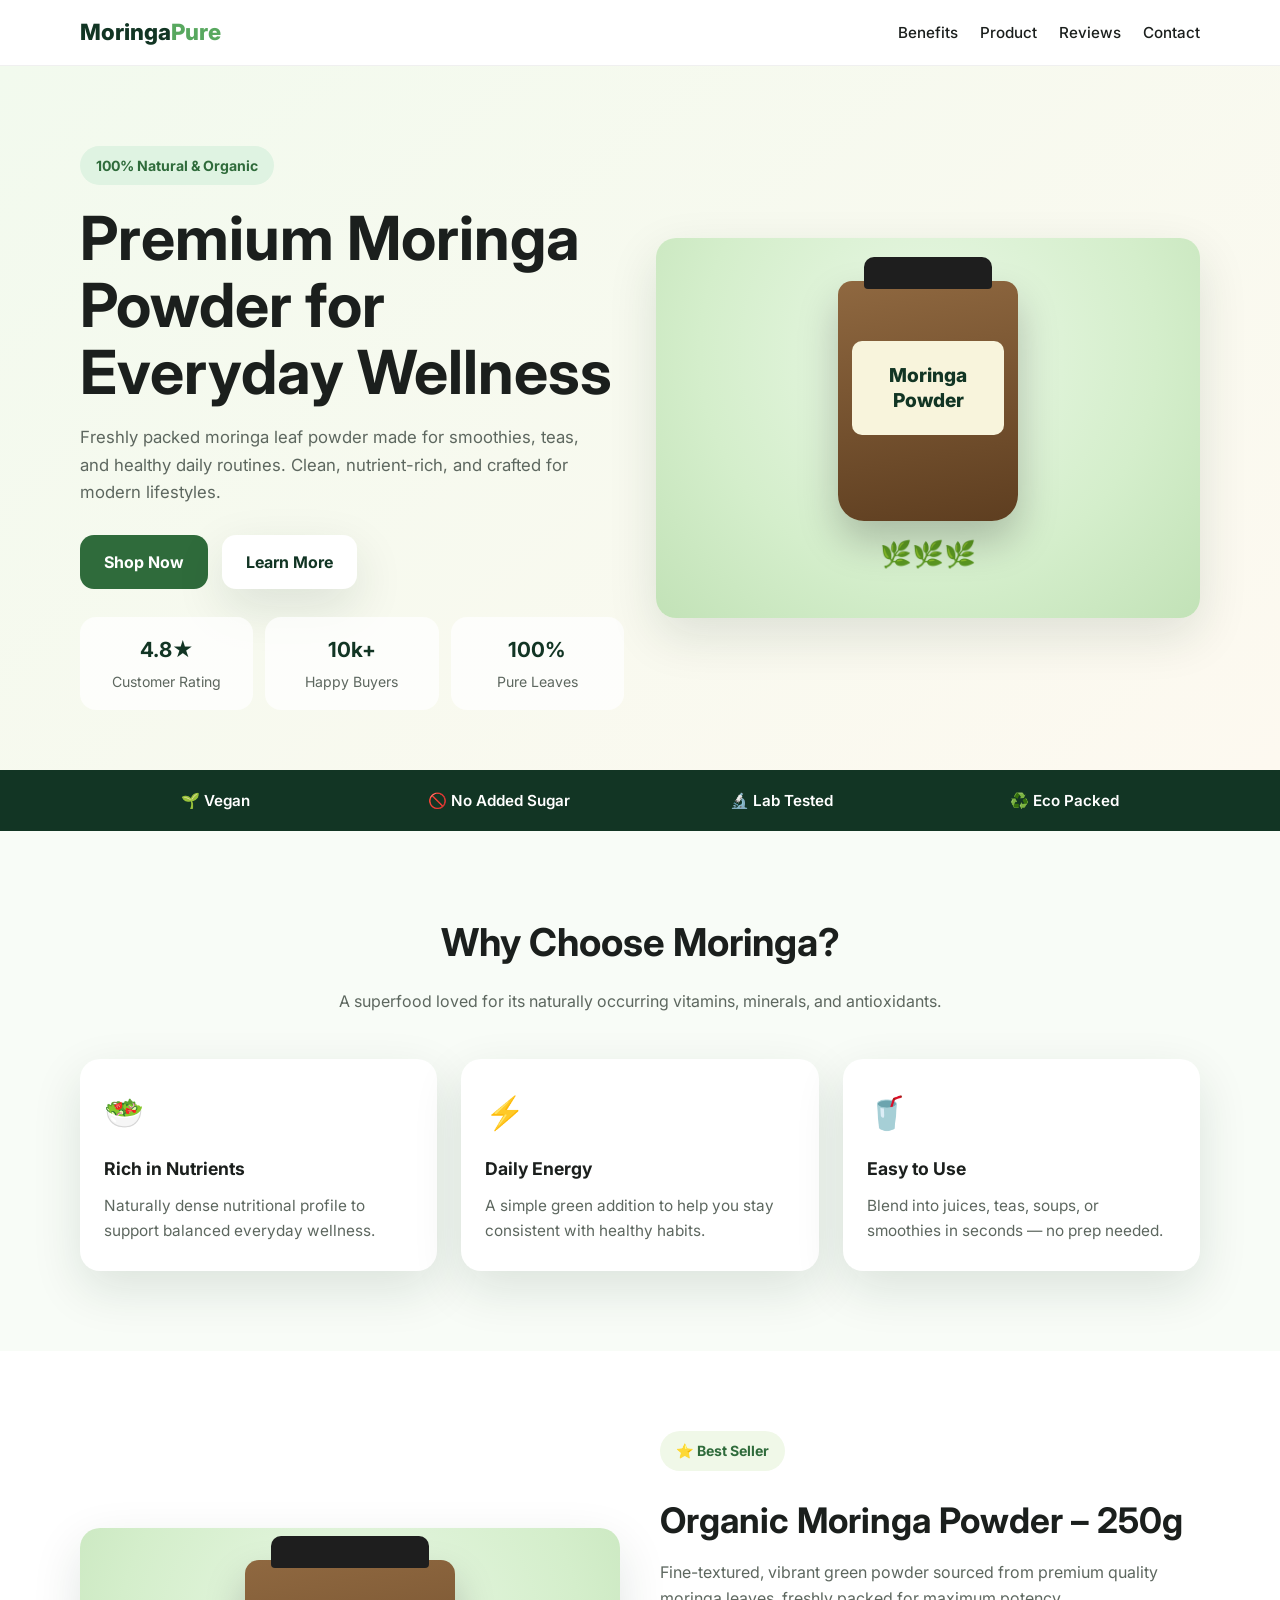
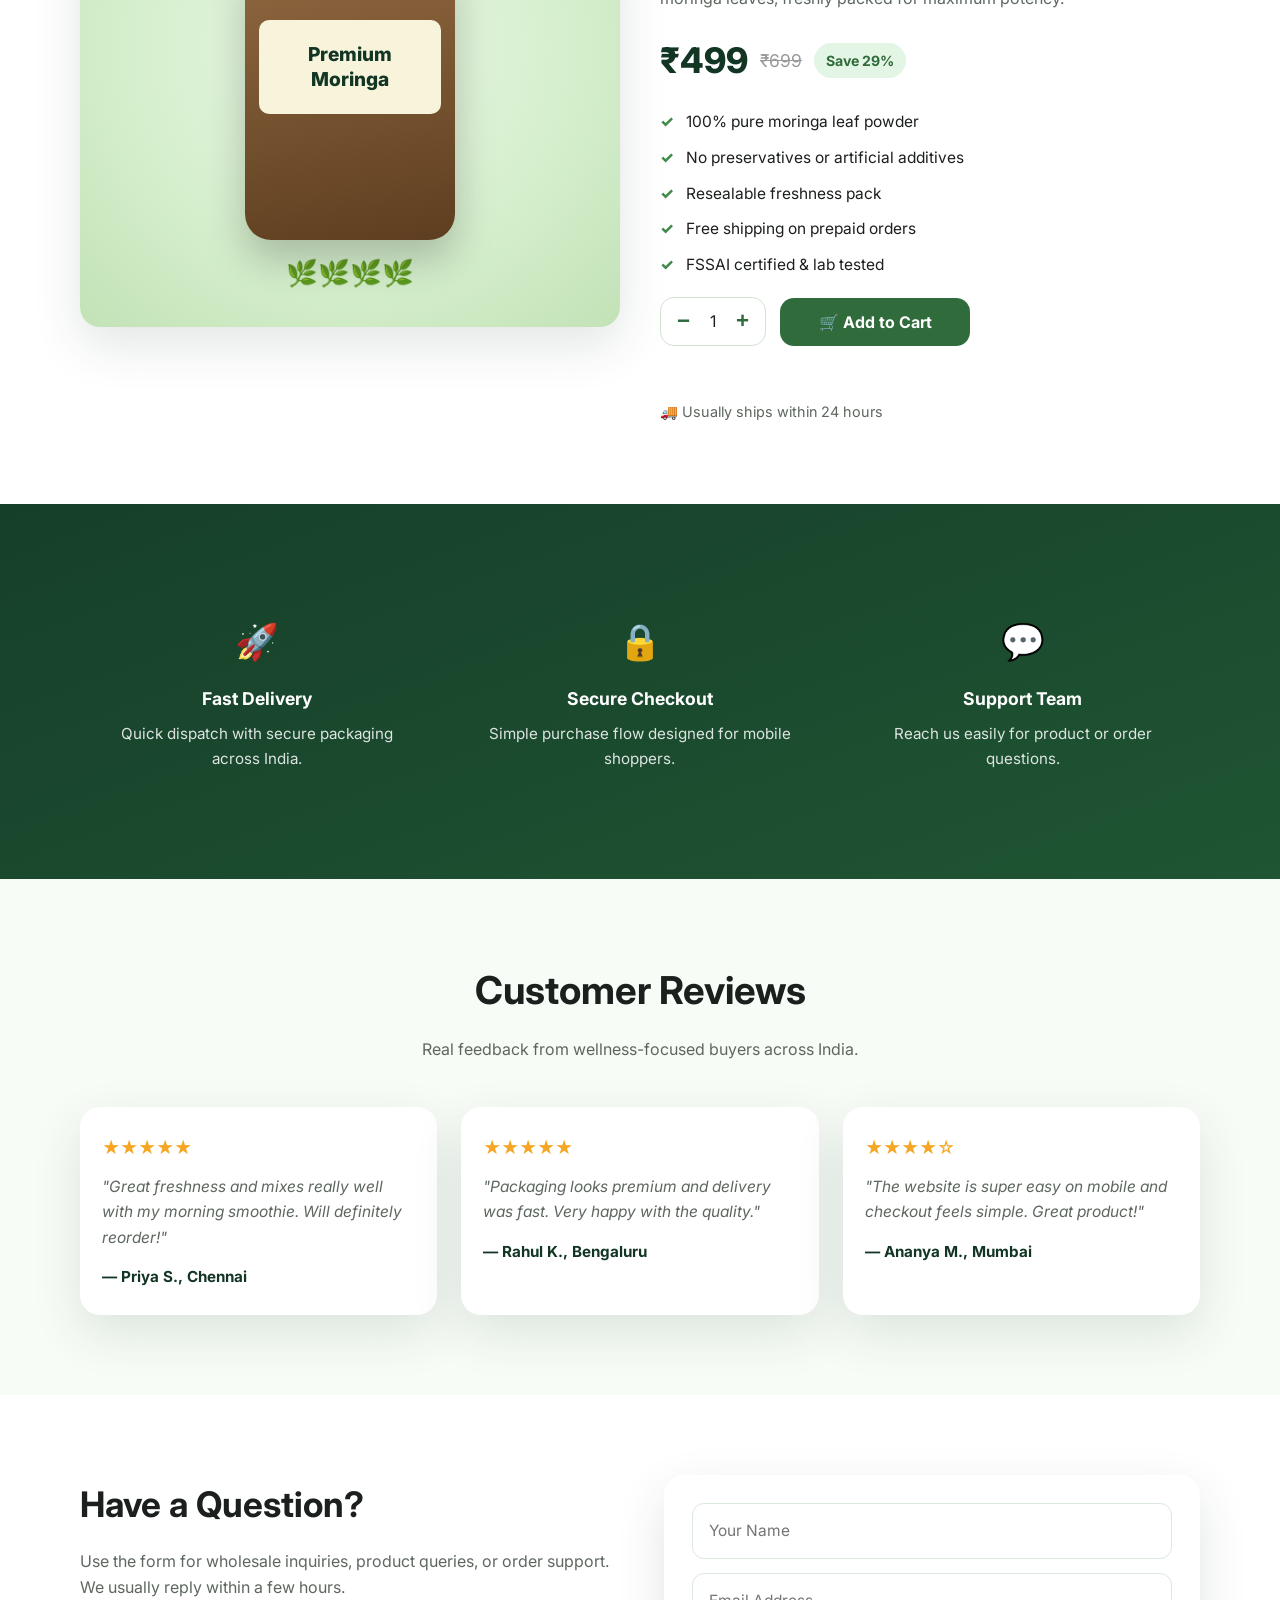
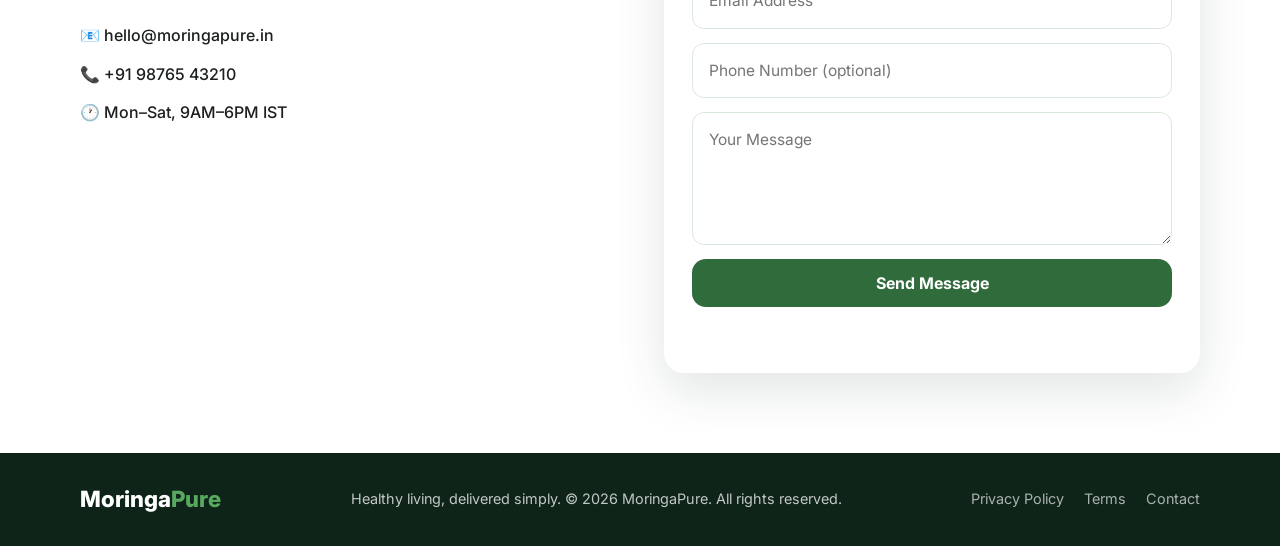
<file: index.html>
<!DOCTYPE html>
<html lang="en">
<head>
  <meta charset="UTF-8" />
  <meta name="viewport" content="width=device-width, initial-scale=1.0" />
  <title>MoringaPure - Premium Organic Moringa Powder</title>
  <meta name="description" content="Shop premium organic Moringa powder. Vegan, lab tested, eco-packed. Fast delivery across India." />
  <link rel="preconnect" href="https://fonts.googleapis.com">
  <link rel="preconnect" href="https://fonts.gstatic.com" crossorigin>
  <link href="https://fonts.googleapis.com/css2?family=Inter:wght@400;500;600;700;800&display=swap" rel="stylesheet">
  <link rel="stylesheet" href="styles.css" />
</head>
<body>

  <!-- NAVBAR -->
  <header class="topbar">
    <div class="container nav">
      <div class="brand">Moringa<span>Pure</span></div>
      <button class="menu-btn" onclick="toggleMenu()">&#9776;</button>
      <nav id="main-nav">
        <a href="#benefits">Benefits</a>
        <a href="#product">Product</a>
        <a href="#reviews">Reviews</a>
        <a href="#contact">Contact</a>
      </nav>
    </div>
  </header>

  <main>

    <!-- HERO -->
    <section class="hero">
      <div class="container hero-grid">
        <div class="hero-copy">
          <span class="badge">100% Natural &amp; Organic</span>
          <h1>Premium Moringa Powder for Everyday Wellness</h1>
          <p>Freshly packed moringa leaf powder made for smoothies, teas, and healthy daily routines. Clean, nutrient-rich, and crafted for modern lifestyles.</p>
          <div class="hero-actions">
            <a href="#product" class="btn btn-primary">Shop Now</a>
            <a href="#benefits" class="btn btn-secondary">Learn More</a>
          </div>
          <div class="hero-stats">
            <div><strong>4.8★</strong><span>Customer Rating</span></div>
            <div><strong>10k+</strong><span>Happy Buyers</span></div>
            <div><strong>100%</strong><span>Pure Leaves</span></div>
          </div>
        </div>
        <div class="hero-visual">
          <div class="jar-wrap">
            <div class="jar">
              <div class="jar-cap"></div>
              <div class="jar-label">Moringa<br>Powder</div>
            </div>
            <div class="leaves">🌿🌿🌿</div>
          </div>
        </div>
      </div>
    </section>

    <!-- TRUST STRIP -->
    <div class="trust-strip">
      <div class="container trust-items">
        <span>🌱 Vegan</span>
        <span>🚫 No Added Sugar</span>
        <span>🔬 Lab Tested</span>
        <span>♻️ Eco Packed</span>
      </div>
    </div>

    <!-- BENEFITS -->
    <section id="benefits" class="section light">
      <div class="container">
        <div class="section-head">
          <h2>Why Choose Moringa?</h2>
          <p>A superfood loved for its naturally occurring vitamins, minerals, and antioxidants.</p>
        </div>
        <div class="card-grid">
          <article class="info-card">
            <div class="icon">🥗</div>
            <h3>Rich in Nutrients</h3>
            <p>Naturally dense nutritional profile to support balanced everyday wellness.</p>
          </article>
          <article class="info-card">
            <div class="icon">⚡</div>
            <h3>Daily Energy</h3>
            <p>A simple green addition to help you stay consistent with healthy habits.</p>
          </article>
          <article class="info-card">
            <div class="icon">🥤</div>
            <h3>Easy to Use</h3>
            <p>Blend into juices, teas, soups, or smoothies in seconds — no prep needed.</p>
          </article>
        </div>
      </div>
    </section>

    <!-- PRODUCT -->
    <section id="product" class="section">
      <div class="container product-section">
        <div class="product-image-wrap">
          <div class="jar-wrap big-wrap">
            <div class="jar big">
              <div class="jar-cap"></div>
              <div class="jar-label">Premium<br>Moringa</div>
            </div>
            <div class="leaves">🌿🌿🌿🌿</div>
          </div>
        </div>
        <div class="product-details">
          <span class="badge soft">⭐ Best Seller</span>
          <h2>Organic Moringa Powder – 250g</h2>
          <p class="subtitle">Fine-textured, vibrant green powder sourced from premium quality moringa leaves, freshly packed for maximum potency.</p>
          <div class="price-row">
            <span class="price">₹499</span>
            <span class="old-price">₹699</span>
            <span class="save">Save 29%</span>
          </div>
          <ul class="product-list">
            <li>100% pure moringa leaf powder</li>
            <li>No preservatives or artificial additives</li>
            <li>Resealable freshness pack</li>
            <li>Free shipping on prepaid orders</li>
            <li>FSSAI certified &amp; lab tested</li>
          </ul>
          <div class="purchase-box">
            <div class="qty-box">
              <button type="button" onclick="changeQty(-1)">&#8722;</button>
              <span id="qty">1</span>
              <button type="button" onclick="changeQty(1)">+</button>
            </div>
            <button class="btn btn-primary wide" onclick="addToCart()">🛒 Add to Cart</button>
          </div>
          <p id="cart-message" class="cart-message"></p>
          <div class="delivery-note">🚚 Usually ships within 24 hours</div>
        </div>
      </div>
    </section>

    <!-- FEATURES STRIP -->
    <section class="section accent">
      <div class="container features-grid">
        <div>
          <div class="feat-icon">🚀</div>
          <h3>Fast Delivery</h3>
          <p>Quick dispatch with secure packaging across India.</p>
        </div>
        <div>
          <div class="feat-icon">🔒</div>
          <h3>Secure Checkout</h3>
          <p>Simple purchase flow designed for mobile shoppers.</p>
        </div>
        <div>
          <div class="feat-icon">💬</div>
          <h3>Support Team</h3>
          <p>Reach us easily for product or order questions.</p>
        </div>
      </div>
    </section>

    <!-- REVIEWS -->
    <section id="reviews" class="section light">
      <div class="container">
        <div class="section-head">
          <h2>Customer Reviews</h2>
          <p>Real feedback from wellness-focused buyers across India.</p>
        </div>
        <div class="review-grid">
          <article class="review-card">
            <div class="stars">★★★★★</div>
            <p>"Great freshness and mixes really well with my morning smoothie. Will definitely reorder!"</p>
            <h4>— Priya S., Chennai</h4>
          </article>
          <article class="review-card">
            <div class="stars">★★★★★</div>
            <p>"Packaging looks premium and delivery was fast. Very happy with the quality."</p>
            <h4>— Rahul K., Bengaluru</h4>
          </article>
          <article class="review-card">
            <div class="stars">★★★★☆</div>
            <p>"The website is super easy on mobile and checkout feels simple. Great product!"</p>
            <h4>— Ananya M., Mumbai</h4>
          </article>
        </div>
      </div>
    </section>

    <!-- CONTACT -->
    <section id="contact" class="section">
      <div class="container contact-box">
        <div class="contact-info">
          <h2>Have a Question?</h2>
          <p>Use the form for wholesale inquiries, product queries, or order support. We usually reply within a few hours.</p>
          <ul class="contact-list">
            <li>📧 hello@moringapure.in</li>
            <li>📞 +91 98765 43210</li>
            <li>🕐 Mon–Sat, 9AM–6PM IST</li>
          </ul>
        </div>
        <form class="contact-form" onsubmit="submitForm(event)">
          <input type="text" placeholder="Your Name" required>
          <input type="email" placeholder="Email Address" required>
          <input type="tel" placeholder="Phone Number (optional)">
          <textarea rows="4" placeholder="Your Message" required></textarea>
          <button class="btn btn-primary" type="submit">Send Message</button>
          <p id="form-message" class="form-message"></p>
        </form>
      </div>
    </section>

  </main>

  <!-- FOOTER -->
  <footer class="footer">
    <div class="container footer-inner">
      <div class="brand white">Moringa<span>Pure</span></div>
      <p>Healthy living, delivered simply. © 2026 MoringaPure. All rights reserved.</p>
      <div class="footer-links">
        <a href="#">Privacy Policy</a>
        <a href="#">Terms</a>
        <a href="#contact">Contact</a>
      </div>
    </div>
  </footer>

  <script src="script.js"></script>
</body>
</html>
</file>
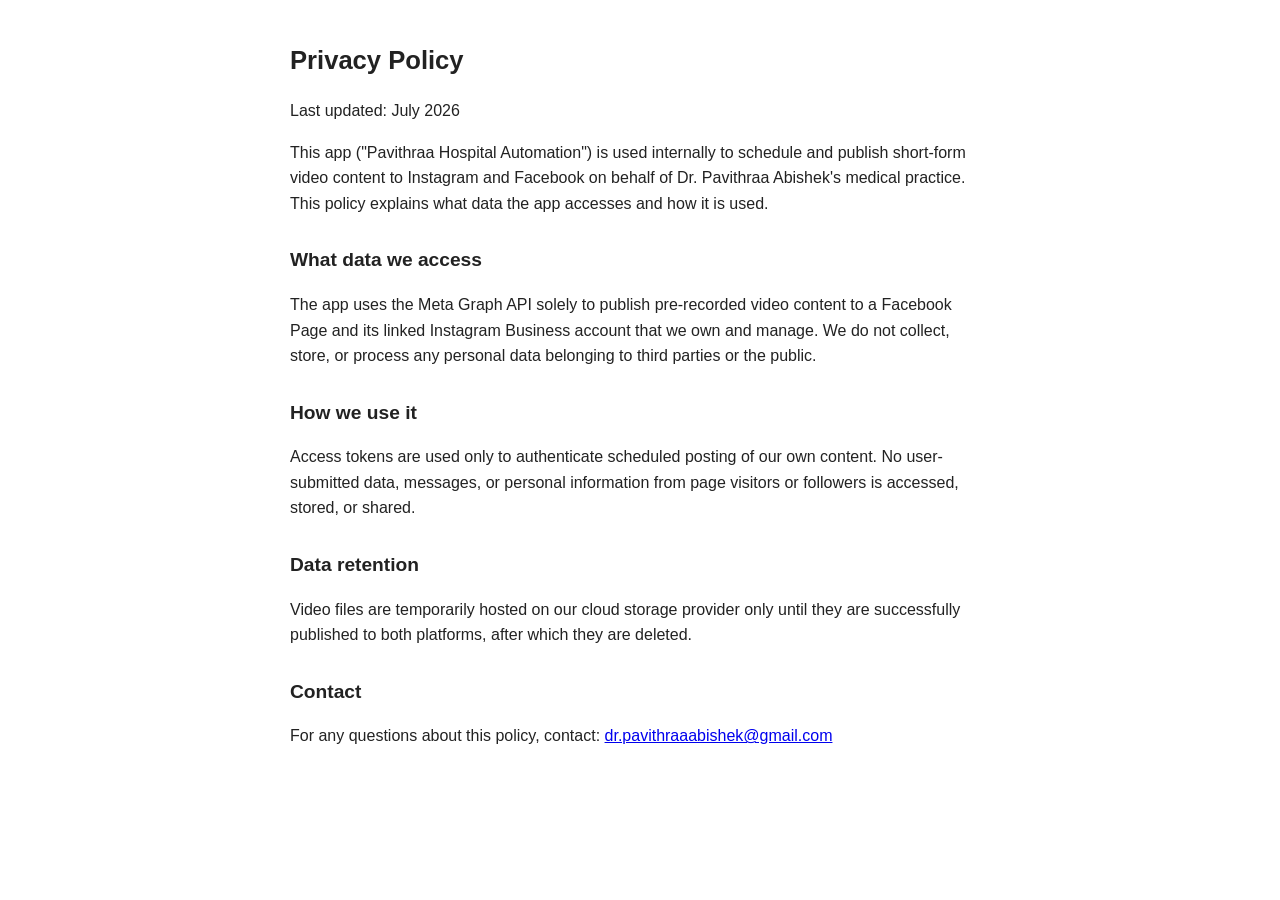
<file: privacy-policy/index.html>
<!DOCTYPE html>
<html lang="en">
<head>
<meta charset="UTF-8">
<title>Privacy Policy - Pavithraa Hospital Automation</title>
<meta name="viewport" content="width=device-width, initial-scale=1.0">
<style>
  body { font-family: -apple-system, Arial, sans-serif; max-width: 700px; margin: 40px auto; padding: 0 20px; line-height: 1.6; color: #222; }
  h1 { font-size: 1.6em; }
  h2 { font-size: 1.2em; margin-top: 1.5em; }
</style>
</head>
<body>

<h1>Privacy Policy</h1>
<p>Last updated: July 2026</p>

<p>This app ("Pavithraa Hospital Automation") is used internally to schedule and publish
short-form video content to Instagram and Facebook on behalf of Dr. Pavithraa Abishek's
medical practice. This policy explains what data the app accesses and how it is used.</p>

<h2>What data we access</h2>
<p>The app uses the Meta Graph API solely to publish pre-recorded video content to a
Facebook Page and its linked Instagram Business account that we own and manage. We do not
collect, store, or process any personal data belonging to third parties or the public.</p>

<h2>How we use it</h2>
<p>Access tokens are used only to authenticate scheduled posting of our own content. No
user-submitted data, messages, or personal information from page visitors or followers is
accessed, stored, or shared.</p>

<h2>Data retention</h2>
<p>Video files are temporarily hosted on our cloud storage provider only until they are
successfully published to both platforms, after which they are deleted.</p>

<h2>Contact</h2>
<p>For any questions about this policy, contact:
<a href="mailto:dr.pavithraaabishek@gmail.com">dr.pavithraaabishek@gmail.com</a></p>

</body>
</html>
</file>
<file: styles.css>
:root {
  --green-900: #123524;
  --green-700: #2f6b3b;
  --green-600: #3f8a49;
  --green-500: #58a85f;
  --green-100: #edf7ee;
  --cream: #fbf8f1;
  --text: #1b1f1d;
  --muted: #5d675f;
  --white: #ffffff;
  --shadow: 0 18px 50px rgba(18,53,36,0.12);
  --radius: 20px;
}

*, *::before, *::after { box-sizing: border-box; margin: 0; padding: 0; }
html { scroll-behavior: smooth; }
body { font-family: 'Inter', sans-serif; color: var(--text); background: var(--white); line-height: 1.65; }

.container { width: min(1120px, calc(100% - 32px)); margin: 0 auto; }

/* NAV */
.topbar { position: sticky; top: 0; z-index: 100; background: rgba(255,255,255,0.94); backdrop-filter: blur(12px); border-bottom: 1px solid rgba(0,0,0,0.06); }
.nav { display: flex; align-items: center; justify-content: space-between; padding: 14px 0; gap: 16px; }
.brand { font-size: 1.4rem; font-weight: 800; color: var(--green-900); text-decoration: none; }
.brand span, .brand.white span { color: var(--green-500); }
.brand.white { color: #fff; }
nav { display: flex; gap: 22px; }
nav a { text-decoration: none; color: var(--text); font-weight: 500; font-size: 0.95rem; transition: color .2s; }
nav a:hover { color: var(--green-600); }
.menu-btn { display: none; background: none; border: none; font-size: 1.7rem; cursor: pointer; color: var(--green-900); }

/* HERO */
.hero { background: linear-gradient(140deg, #f2faee 0%, #fdf9f0 100%); padding: 80px 0 60px; }
.hero-grid { display: grid; grid-template-columns: 1fr 1fr; align-items: center; gap: 32px; }
.badge { display: inline-block; padding: 8px 16px; border-radius: 999px; background: #dff3e2; color: var(--green-700); font-weight: 700; font-size: 0.88rem; margin-bottom: 20px; }
.badge.soft { background: #f0f8e8; }
.hero-copy h1 { font-size: clamp(2rem, 5.5vw, 3.8rem); line-height: 1.1; margin-bottom: 18px; }
.hero-copy p { color: var(--muted); font-size: 1.05rem; max-width: 500px; }
.hero-actions { display: flex; gap: 14px; margin: 28px 0; flex-wrap: wrap; }
.btn { display: inline-flex; justify-content: center; align-items: center; border: none; border-radius: 14px; padding: 14px 24px; font-weight: 700; font-size: 1rem; text-decoration: none; cursor: pointer; transition: transform .2s, box-shadow .2s; font-family: inherit; }
.btn:hover { transform: translateY(-2px); box-shadow: 0 8px 24px rgba(47,107,59,0.25); }
.btn-primary { background: var(--green-700); color: #fff; }
.btn-secondary { background: #fff; color: var(--green-900); box-shadow: var(--shadow); }
.hero-stats { display: grid; grid-template-columns: repeat(3,1fr); gap: 12px; margin-top: 10px; }
.hero-stats div { background: rgba(255,255,255,0.75); padding: 16px; border-radius: 16px; text-align: center; }
.hero-stats strong { display: block; font-size: 1.3rem; color: var(--green-900); }
.hero-stats span { color: var(--muted); font-size: 0.88rem; }

/* JAR */
.jar-wrap { display: flex; flex-direction: column; align-items: center; gap: 12px; }
.hero-visual, .product-image-wrap { background: radial-gradient(circle at 50% 30%, #eaf8e6, #d4eecb 60%, #c2e2b7); border-radius: var(--radius); box-shadow: var(--shadow); min-height: 380px; display: grid; place-items: center; }
.jar { width: 180px; height: 240px; background: linear-gradient(170deg, #8f6840 0%, #5e3e20 100%); border-radius: 14px 14px 26px 26px; position: relative; box-shadow: 0 20px 40px rgba(0,0,0,0.22); }
.jar.big { width: 210px; height: 280px; }
.jar-cap { position: absolute; top: -24px; left: 26px; right: 26px; height: 32px; background: #1e1e1e; border-radius: 10px 10px 4px 4px; }
.jar-label { position: absolute; left: 14px; right: 14px; top: 60px; background: #f8f4dc; color: var(--green-900); text-align: center; font-weight: 800; padding: 22px 12px; border-radius: 10px; font-size: 1.2rem; line-height: 1.3; }
.leaves { font-size: 1.6rem; }
.big-wrap { padding: 32px; }

/* TRUST */
.trust-strip { background: var(--green-900); color: #fff; padding: 18px 0; }
.trust-items { display: grid; grid-template-columns: repeat(4,1fr); gap: 12px; text-align: center; font-weight: 600; font-size: 0.95rem; }

/* SECTIONS */
.section { padding: 80px 0; }
.section.light { background: #f8fcf7; }
.section.accent { background: linear-gradient(160deg, #163f2a 0%, #1f5533 100%); color: #fff; }
.section-head { text-align: center; max-width: 680px; margin: 0 auto 44px; }
.section-head h2 { font-size: clamp(1.6rem,4vw,2.4rem); margin-bottom: 14px; }
.section-head p { color: var(--muted); }

/* CARDS */
.card-grid { display: grid; grid-template-columns: repeat(3,1fr); gap: 24px; }
.info-card { background: #fff; border-radius: var(--radius); box-shadow: var(--shadow); padding: 28px 24px; }
.info-card .icon { font-size: 2rem; margin-bottom: 14px; }
.info-card h3 { margin-bottom: 10px; font-size: 1.1rem; }
.info-card p { color: var(--muted); font-size: 0.96rem; }

/* PRODUCT */
.product-section { display: grid; grid-template-columns: 1fr 1fr; gap: 40px; align-items: center; }
.product-details h2 { font-size: clamp(1.5rem,3.5vw,2.2rem); margin-bottom: 10px; }
.subtitle { color: var(--muted); margin-bottom: 4px; }
.price-row { display: flex; align-items: center; gap: 12px; flex-wrap: wrap; margin: 20px 0; }
.price { font-size: 2.2rem; font-weight: 800; color: var(--green-900); }
.old-price { color: #999; text-decoration: line-through; font-size: 1.1rem; }
.save { background: #e3f5e5; color: var(--green-700); padding: 6px 12px; border-radius: 999px; font-weight: 700; font-size: 0.88rem; }
.product-list { list-style: none; margin: 18px 0; display: grid; gap: 10px; }
.product-list li { padding-left: 26px; position: relative; font-size: 0.97rem; }
.product-list li::before { content: '✓'; position: absolute; left: 0; color: var(--green-600); font-weight: 800; }
.purchase-box { display: flex; gap: 14px; align-items: center; flex-wrap: wrap; margin-top: 20px; }
.qty-box { display: inline-flex; align-items: center; gap: 20px; border: 1.5px solid #d2e4d1; border-radius: 14px; padding: 10px 16px; }
.qty-box button { background: transparent; border: none; font-size: 1.4rem; cursor: pointer; color: var(--green-700); font-weight: 700; line-height: 1; }
.wide { min-width: 190px; }
.cart-message { margin-top: 14px; color: var(--green-700); font-weight: 600; min-height: 24px; }
.delivery-note { margin-top: 16px; font-size: 0.9rem; color: var(--muted); }

/* FEATURES */
.features-grid { display: grid; grid-template-columns: repeat(3,1fr); gap: 28px; }
.features-grid > div { text-align: center; padding: 28px 20px; }
.feat-icon { font-size: 2.2rem; margin-bottom: 14px; }
.features-grid h3 { margin-bottom: 8px; font-size: 1.1rem; }
.features-grid p { font-size: 0.95rem; opacity: 0.85; }

/* REVIEWS */
.review-grid { display: grid; grid-template-columns: repeat(3,1fr); gap: 24px; }
.review-card { background: #fff; border-radius: var(--radius); box-shadow: var(--shadow); padding: 26px 22px; }
.stars { color: #f5a623; font-size: 1.1rem; margin-bottom: 12px; }
.review-card p { color: var(--muted); font-size: 0.97rem; font-style: italic; margin-bottom: 14px; }
.review-card h4 { font-size: 0.95rem; color: var(--green-900); }

/* CONTACT */
.contact-box { display: grid; grid-template-columns: 1fr 1fr; gap: 48px; align-items: start; }
.contact-info h2 { font-size: clamp(1.5rem,3.5vw,2.2rem); margin-bottom: 14px; }
.contact-info p { color: var(--muted); margin-bottom: 22px; }
.contact-list { list-style: none; display: grid; gap: 12px; }
.contact-list li { font-weight: 500; }
.contact-form { background: #fff; border-radius: var(--radius); box-shadow: var(--shadow); padding: 28px; display: grid; gap: 14px; }
.contact-form input, .contact-form textarea { width: 100%; padding: 14px 16px; border-radius: 12px; border: 1.5px solid #dce8db; font: inherit; font-size: 0.97rem; transition: border-color .2s; }
.contact-form input:focus, .contact-form textarea:focus { outline: none; border-color: var(--green-500); }
.form-message { color: var(--green-700); font-weight: 600; min-height: 24px; }

/* FOOTER */
.footer { background: #0e2418; color: rgba(255,255,255,0.75); padding: 28px 0; }
.footer-inner { display: flex; align-items: center; justify-content: space-between; flex-wrap: wrap; gap: 16px; }
.footer-inner p { font-size: 0.9rem; }
.footer-links { display: flex; gap: 20px; }
.footer-links a { color: rgba(255,255,255,0.65); text-decoration: none; font-size: 0.9rem; transition: color .2s; }
.footer-links a:hover { color: #fff; }

/* MOBILE */
@media (max-width: 880px) {
  .hero-grid, .product-section, .contact-box { grid-template-columns: 1fr; }
  .hero-visual, .product-image-wrap { min-height: 280px; }
  .card-grid, .features-grid, .review-grid { grid-template-columns: 1fr; }
  .trust-items { grid-template-columns: repeat(2,1fr); }
  .hero-stats { grid-template-columns: repeat(3,1fr); }
  .menu-btn { display: block; }
  nav { display: none; flex-direction: column; position: absolute; top: 60px; left: 0; right: 0; background: #fff; padding: 16px 20px; box-shadow: 0 12px 30px rgba(0,0,0,0.1); }
  nav.open { display: flex; }
  nav a { padding: 10px 0; font-size: 1rem; border-bottom: 1px solid #eee; }
  .footer-inner { flex-direction: column; text-align: center; }
}

@media (max-width: 520px) {
  .hero { padding: 56px 0 40px; }
  .btn, .wide { width: 100%; }
  .hero-actions, .purchase-box { flex-direction: column; }
  .qty-box { justify-content: center; }
  .section { padding: 56px 0; }
  .trust-items { grid-template-columns: 1fr 1fr; font-size: 0.85rem; }
  .hero-stats { grid-template-columns: 1fr 1fr; }
  .hero-stats div:last-child { grid-column: span 2; }
}
</file>
